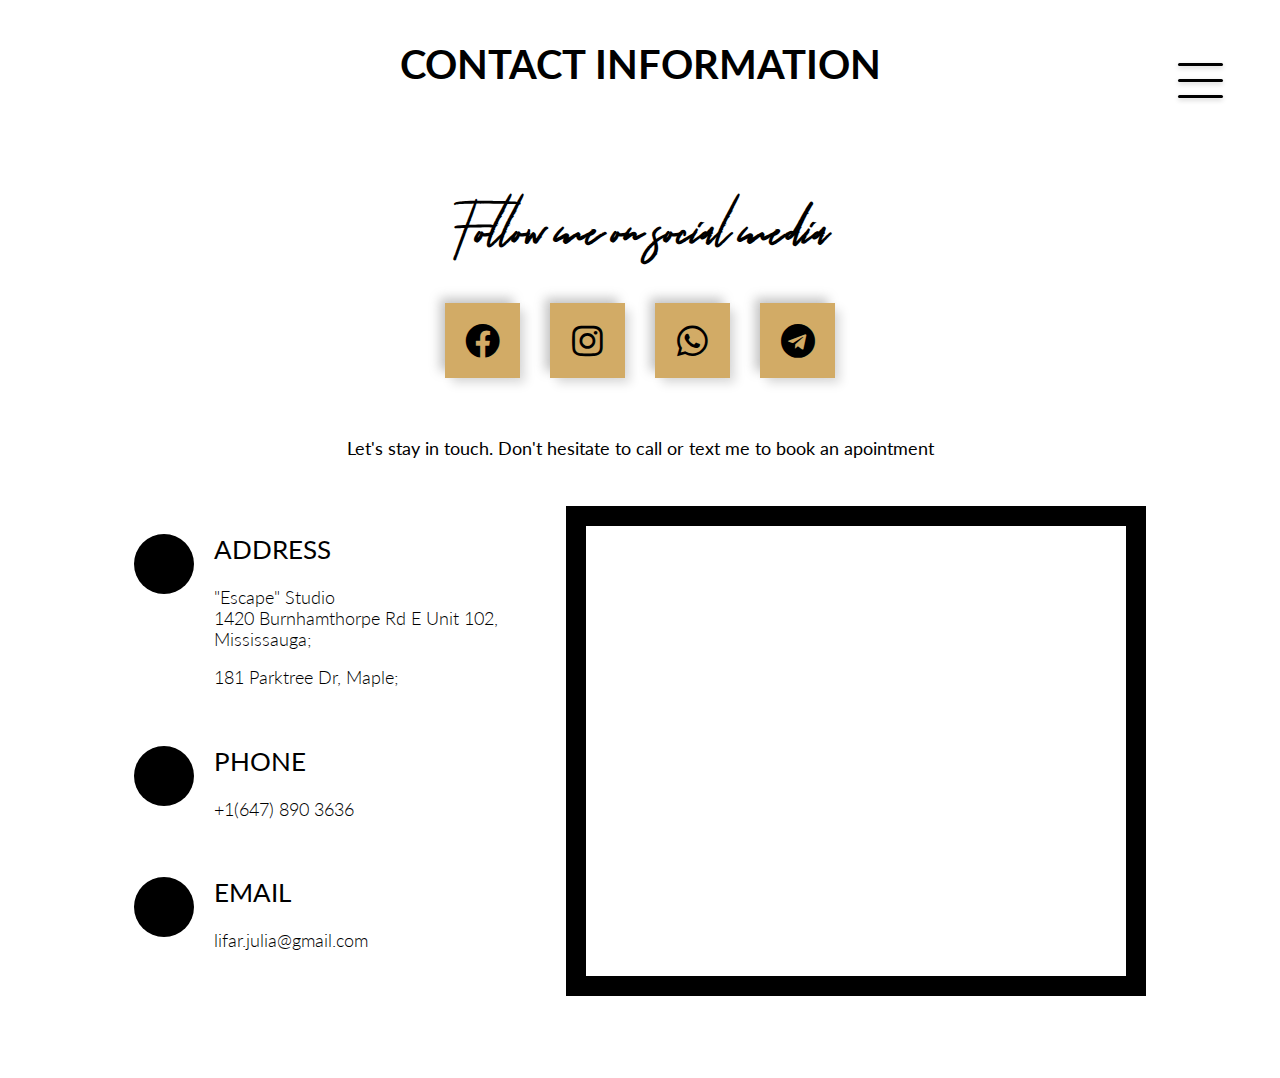
<file: contact_me.html>
<!DOCTYPE html>
<html lang="en">
<head>
    <meta charset="UTF-8">
    <meta http-equiv="X-UA-Compatible" content="IE=edge">
    <meta name="viewport" content="width=device-width, initial-scale=1.0">
    <link rel="preconnect" href="https://fonts.googleapis.com"> 
    <link rel="preconnect" href="https://fonts.gstatic.com" crossorigin> 
    <link rel="stylesheet" href="https://cdnjs.cloudflare.com/ajax/libs/font-awesome/6.2.0/css/all.min.css" integrity="sha512-xh6O/CkQoPOWDdYTDqeRdPCVd1SpvCA9XXcUnZS2FmJNp1coAFzvtCN9BmamE+4aHK8yyUHUSCcJHgXloTyT2A==" crossorigin="anonymous" referrerpolicy="no-referrer" />
    <link href="https://fonts.googleapis.com/css2?family=Lato:wght@300;400&display=swap" rel="stylesheet">
    <link rel="stylesheet" href="https://cdnjs.cloudflare.com/ajax/libs/font-awesome/5.13.0/css/all.min.css">
    <link rel="stylesheet" href="navigation.css">
    <link rel="stylesheet" href="contact_me.css">
    <title>Contact Me</title>
</head>
<body>
    <div id="menu-bar">
        <div class="navbar-links">
            <ul>
               <li><a href="index.html" class="text-decoration-none"><h2>HOME</h2></a></li>
               <hr>
               <li><a href="about.html" class="text-decoration-none"><h2>ABOUT ME</h2></a></li>
               <hr>
               <li><a href="services.html" class="text-decoration-none"><h2>SERVICES</h2></a></li>
               <hr>
               <li><a href="results.html" class="text-decoration-none"><h2>RESULTS</h2></a></li>
               <hr>
               <li><a href="contact_me.html" class="text-decoration-none"><h2 id="current-page-link">CONTACT<span> ME</span></h2></a></li>
            </ul>
         </div>
    </div>
    <h1>CONTACT INFORMATION</h1>
    <div class="responsive-h1">
        <h1>CONTACT</h1>
        <h1>INFORMATION</h1>
    </div>
    <div class="menu-btn">
        <div class="menu-btn_shape"></div>
    </div>
    <section class="contact">
        <div class="content">
            <h2>Follow me on social media</h2>
            <div class="social-media">
                <a href="https://www.facebook.com/profile.php?id=100008840988269"><i class="fab fa-facebook"></i></a>
                <a href="https://www.instagram.com/lyfar.julia/?hl=en"><i class="fab fa-instagram"></i></a>
                <a href="https://wa.me/+380660852005?text="><i class="fab fa-whatsapp"></i></a>
                <a href="https://telegram.me/jlyfar"><i class="fab fa-telegram"></i></a>
            </div>
            <p>Let's stay in touch. Don't hesitate to call or text me to book an apointment</p>
        </div>
        <div class="container">
            <div class="contactInfo">
                <div class="box">
                    <div class="icon"><i class="fa-solid fa-location-dot"></i></div>
                    <div class="text">
                        <h3>ADDRESS</h3>
                        <p style="padding-right: 20px;">"Escape" Studio<br>1420 Burnhamthorpe Rd E Unit 102, Mississauga;</p>
                        <p style="padding-right: 20px; margin-top:0;">181 Parktree Dr, Maple;</p>
                    </div>
                </div>
                <div class="box">
                    <div class="icon"><i class="fa-solid fa-phone"></i></div>
                    <div class="text">
                        <h3>PHONE</h3>
                        <p>+1(647) 890 3636</p>
                    </div>
                </div>
                <div class="box">
                    <div class="icon"><i class="fa-solid fa-envelope"></i></div>
                    <div class="text">
                        <h3>EMAIL</h3>
                        <p>lifar.julia@gmail.com</p>
                    </div>
                </div>
            </div>
            <div class="contactForm">
                <!-- <form  action="https://formsubmit.co/katia.shchepetova@gmail.com" method="POST">
                    <h2>Send Message</h2>
                    <div class="inputBox">
                        <input type="text" name="" required="required">
                        <span>Full Name</span>
                    </div>
                    <div class="inputBox">
                        <input type="email" required="required" id="email">
                        <span>Email</span>
                    </div>
                    <div class="inputBox">
                        <textarea type="text" name="" required="required"></textarea>
                        <span>Type Your Message...</span>
                    </div>
                    <div class="inputBox">
                        <button type="submit">SEND</button>
                    </div>
                </form> -->
                <iframe src="https://www.google.com/maps/embed?pb=!1m18!1m12!1m3!1d2888.22067783692!2d-79.60149009999999!3d43.622765699999995!2m3!1f0!2f0!3f0!3m2!1i1024!2i768!4f13.1!3m3!1m2!1s0x882b387f6edb8ff9%3A0xa27cbe01c1ded5d1!2s1420%20Burnhamthorpe%20Rd%20E%20Unit%20102%2C%20Mississauga%2C%20ON%20L4X%202Z9!5e0!3m2!1sen!2sca!4v1666379209158!5m2!1sen!2sca" width="700" height="450" style="border:0;" allowfullscreen="" loading="lazy" referrerpolicy="no-referrer-when-downgrade"></iframe>
            </div>
            <iframe id="secondmap" src="https://www.google.com/maps/embed?pb=!1m18!1m12!1m3!1d2877.839488174196!2d-79.5310722!3d43.838426!2m3!1f0!2f0!3f0!3m2!1i1024!2i768!4f13.1!3m3!1m2!1s0x882b2f33e1a76899%3A0x7d223e1c6539bd44!2s181%20Parktree%20Dr%2C%20Maple%2C%20ON%20L6A%205B1!5e0!3m2!1sen!2sca!4v1666380575546!5m2!1sen!2sca" width="600" height="450" style="border:0;" allowfullscreen="" loading="lazy" referrerpolicy="no-referrer-when-downgrade"></iframe>
        </div>
    </section>
    <script src="main.js"></script>
</body>
</html>
</file>
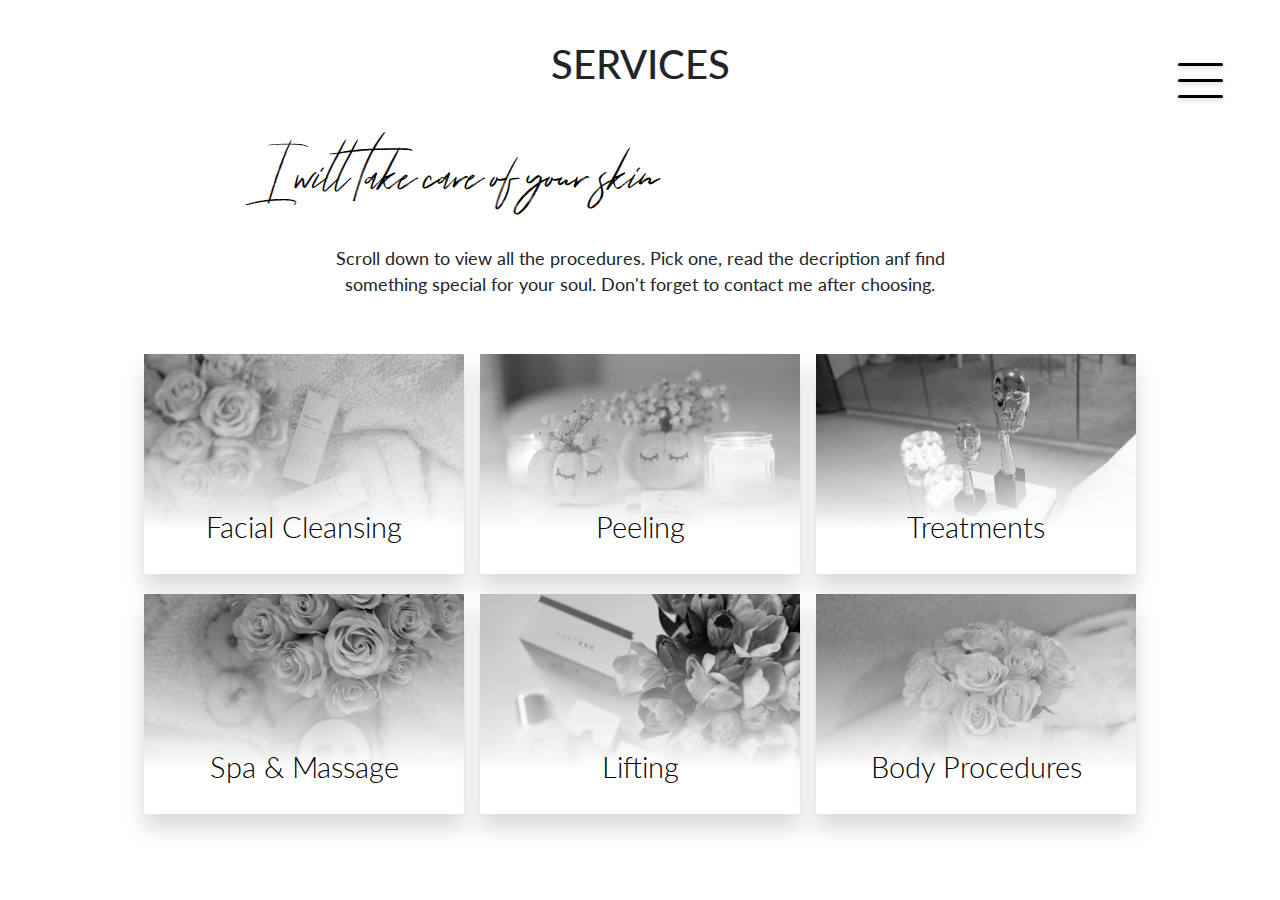
<file: services.html>
<!DOCTYPE html>
<html lang="en">
<head>
    <meta charset="UTF-8">
    <meta http-equiv="X-UA-Compatible" content="IE=edge">
    <meta name="viewport" content="width=device-width, initial-scale=1.0">
    <link rel="preconnect" href="https://fonts.googleapis.com"> 
    <link rel="preconnect" href="https://fonts.gstatic.com" crossorigin> 
    <link rel="stylesheet" href="https://cdn.jsdelivr.net/npm/bootstrap@4.3.1/dist/css/bootstrap.min.css" integrity="sha384-ggOyR0iXCbMQv3Xipma34MD+dH/1fQ784/j6cY/iJTQUOhcWr7x9JvoRxT2MZw1T" crossorigin="anonymous">
    <link href="https://fonts.googleapis.com/css2?family=Lato:wght@300;400&display=swap" rel="stylesheet">
    <link rel="stylesheet" href="navigation.css">
    <link rel="stylesheet" href="services.css">
    <title>Services</title>
</head>
<body>
    <div id="menu-bar">
        <div class="navbar-links">
            <ul>
               <li><a href="index.html" class="text-decoration-none"><h2>HOME</h2></a></li>
               <hr>
               <li><a href="about.html" class="text-decoration-none"><h2>ABOUT ME</h2></a></li>
               <hr>
               <li><a href="services.html" class="text-decoration-none"><h2 id="current-page-link">SERVICES</h2></a></li>
               <hr>
               <li><a href="results.html" class="text-decoration-none"><h2>RESULTS</h2></a></li>
               <hr>
               <li><a href="contact_me.html" class="text-decoration-none"><h2>CONTACT<span> ME</span></h2></a></li>
            </ul>
         </div>
    </div>
    <h1>SERVICES</h1>
    <div class="menu-btn">
        <div class="menu-btn_shape"></div>
    </div>
    <h3 style="margin-top: 60px">I will take care of your skin</h3>
    <p>Scroll down to view all the procedures. Pick one, read the decription anf find something special for your soul. Don't forget to contact me after choosing.</p>
    <div class="wrapper">
        <div class="content-box">
            <a href="Services/facial_cleansing.html">
                <div class="card first">
                    <h2>Facial Cleansing</h2>
                </div>
            </a>
            <a href="Services/peeling.html" title="Service">
                <div class="card second">
                    <h2>Peeling</h2>
                </div>
            </a>
            <a href="Services/treatments.html">
                <div class="card third">
                    <h2>Treatments</h2>
                </div>
            </a>
            <a href="Services/spa_and_massage.html">
                <div class="card forth">
                    <h2>Spa & Massage</h2>
                </div>
            </a>
            <a href="Services/lifting.html">
                <div class="card fifth">
                    <h2>Lifting</h2>
                </div>
            </a>
            <a href="Services/body.html">
                <div class="card sixth">
                    <h2>Body Procedures</h2>
                </div>
            </a>
        </div>
    </div>
    <script src="main.js"></script>
</body>
</html>
</file>
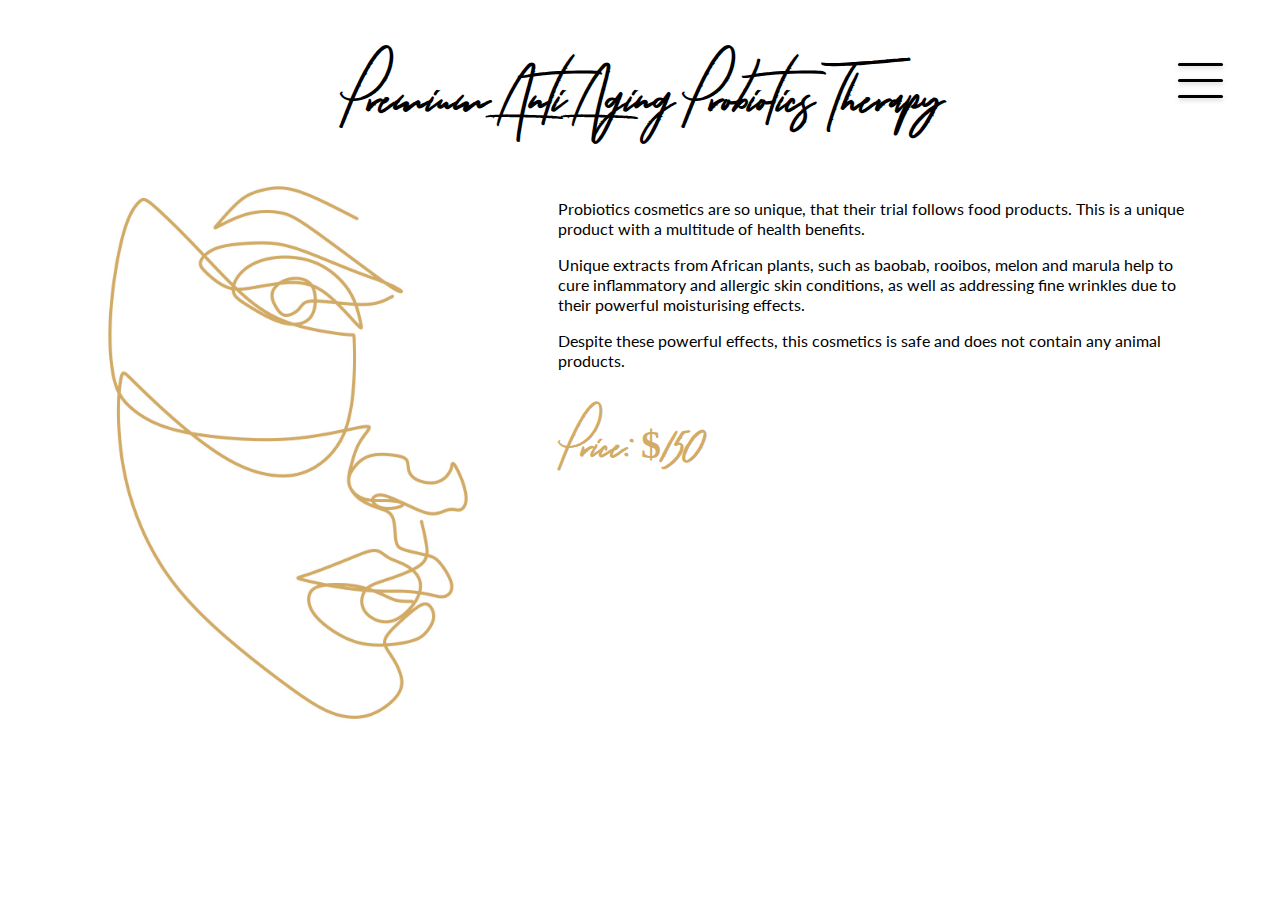
<file: Services/anti_aging.html>
<!DOCTYPE html>
<html lang="en">
<head>
    <meta charset="UTF-8">
    <meta http-equiv="X-UA-Compatible" content="IE=edge">
    <meta name="viewport" content="width=device-width, initial-scale=1.0">
    <link rel="preconnect" href="https://fonts.googleapis.com"> 
    <link rel="preconnect" href="https://fonts.gstatic.com" crossorigin> 
    <link href="https://fonts.googleapis.com/css2?family=Lato:wght@300;400&display=swap" rel="stylesheet">
    <link rel="stylesheet" href="../navigation.css">
    <link rel="stylesheet" href="services.css">
    <title>Services</title>
</head>
<body>
    <div id="menu-bar">
        <div class="navbar-links">
            <ul>
               <li><a href="../index.html" class="text-decoration-none"><h2>HOME</h2></a></li>
               <hr>
               <li><a href="../about.html" class="text-decoration-none"><h2>ABOUT ME</h2></a></li>
               <hr>
               <li><a href="../services.html" class="text-decoration-none"><h2 id="current-page-link">SERVICES</h2></a></li>
               <hr>
               <li><a href="../results.html" class="text-decoration-none"><h2>RESULTS</h2></a></li>
               <hr>
               <li><a href="../contact_me.html" class="text-decoration-none"><h2>CONTACT<span> ME</span></h2></a></li>
            </ul>
         </div>
    </div>
    <h1 class="h1-padding">Premium Anti Aging Probiotics Therapy</h1>
    <div class="menu-btn">
        <div class="menu-btn_shape"></div>
    </div>
    <script src="../main.js"></script>
    <div id="container">
        <img src="services_images/anti-aging.jpg">
        <div class="text">
            <h2 class="price-phone">Price: $150</h2>
            <p>Probiotics cosmetics are so unique, that their trial follows food products. This is
                a unique product with a multitude of health benefits.</p>
            <p>Unique extracts from African plants, such as baobab, rooibos, melon and marula
                help to cure inflammatory and allergic skin conditions, as well as addressing fine
                wrinkles due to their powerful moisturising effects.</p>
            <p>Despite these powerful effects, this cosmetics is safe and does not contain any
                animal products.</p>
            <h2 class="price-laptop">Price: $150</h2>
        </div>
    </div>
</body>
</html>
</file>
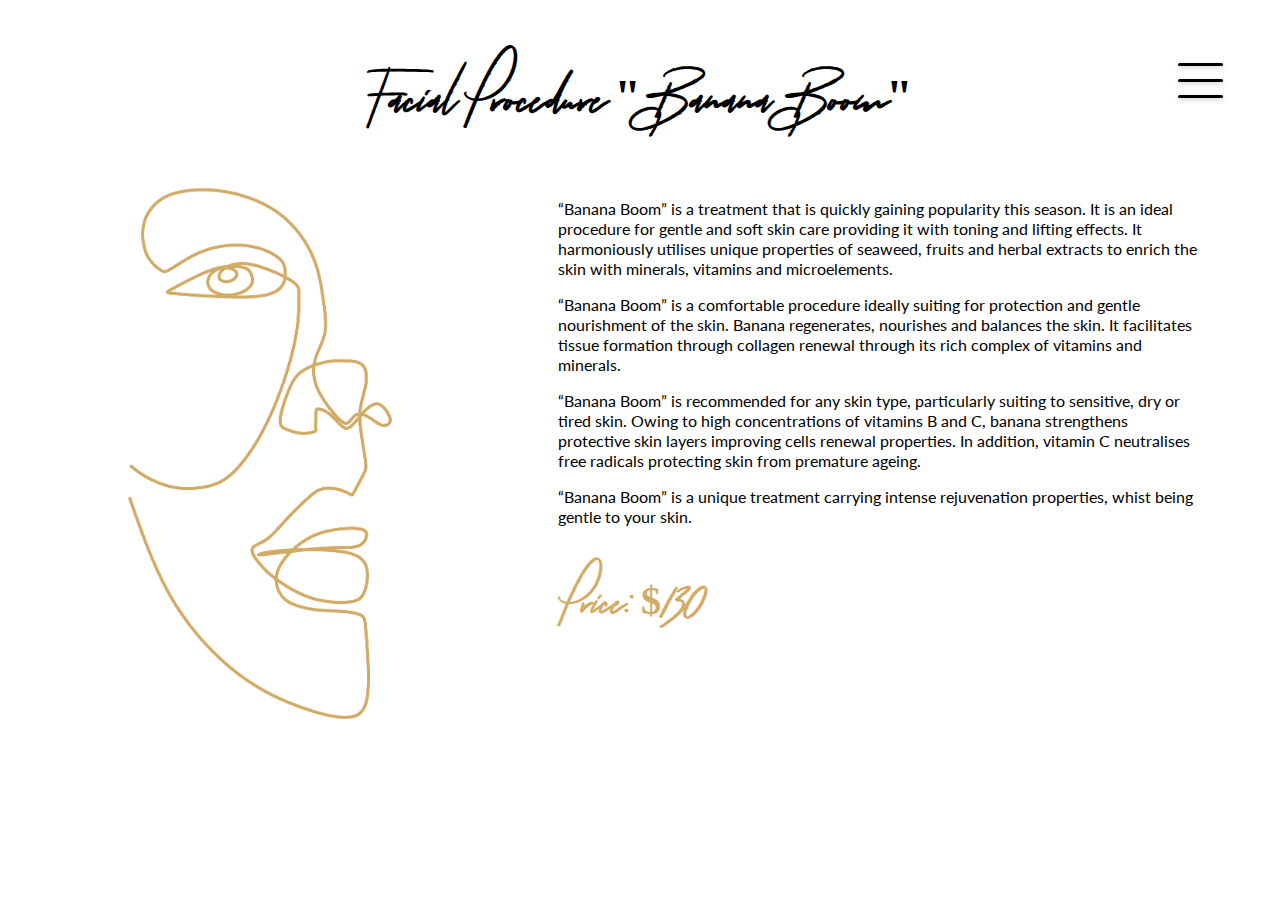
<file: Services/banana_boom.html>
<!DOCTYPE html>
<html lang="en">
<head>
    <meta charset="UTF-8">
    <meta http-equiv="X-UA-Compatible" content="IE=edge">
    <meta name="viewport" content="width=device-width, initial-scale=1.0">
    <link rel="preconnect" href="https://fonts.googleapis.com"> 
    <link rel="preconnect" href="https://fonts.gstatic.com" crossorigin> 
    <link href="https://fonts.googleapis.com/css2?family=Lato:wght@300;400&display=swap" rel="stylesheet">
    <link rel="stylesheet" href="../navigation.css">
    <link rel="stylesheet" href="services.css">
    <title>Services</title>
</head>
<body>
    <div id="menu-bar">
        <div class="navbar-links">
            <ul>
               <li><a href="../index.html" class="text-decoration-none"><h2>HOME</h2></a></li>
               <hr>
               <li><a href="../about.html" class="text-decoration-none"><h2>ABOUT ME</h2></a></li>
               <hr>
               <li><a href="../services.html" class="text-decoration-none"><h2 id="current-page-link">SERVICES</h2></a></li>
               <hr>
               <li><a href="../results.html" class="text-decoration-none"><h2>RESULTS</h2></a></li>
               <hr>
               <li><a href="../contact_me.html" class="text-decoration-none"><h2>CONTACT<span> ME</span></h2></a></li>
            </ul>
         </div>
    </div>
    <h1 class="h1-padding">Facial Procedure "Banana Boom"</h1>
    <div class="menu-btn">
        <div class="menu-btn_shape"></div>
    </div>
    <script src="../main.js"></script>
    <div id="container">
        <img src="services_images/banana_boom.jpg">
        <div class="text">
            <h2 class="price-phone">Price: $130</h2>
            <p>“Banana Boom” is a treatment that is quickly gaining popularity this season. It
                is an ideal procedure for gentle and soft skin care providing it with toning and
                lifting effects. It harmoniously utilises unique properties of seaweed, fruits and
                herbal extracts to enrich the skin with minerals, vitamins and microelements.</p>
            <p>“Banana Boom” is a comfortable procedure ideally suiting for protection and
                gentle nourishment of the skin. Banana regenerates, nourishes and balances the
                skin. It facilitates tissue formation through collagen renewal through its rich
                complex of vitamins and minerals.</p>
            <p>“Banana Boom” is recommended for any skin type, particularly suiting to
                sensitive, dry or tired skin. Owing to high concentrations of vitamins B and C,
                banana strengthens protective skin layers improving cells renewal properties.
                In addition, vitamin C neutralises free radicals protecting skin from premature
                ageing.</p>
            <p>“Banana Boom” is a unique treatment carrying intense rejuvenation properties,
                whist being gentle to your skin.</p>
            <h2 class="price-laptop">Price: $130</h2>
        </div>
    </div>
</body>
</html>
</file>
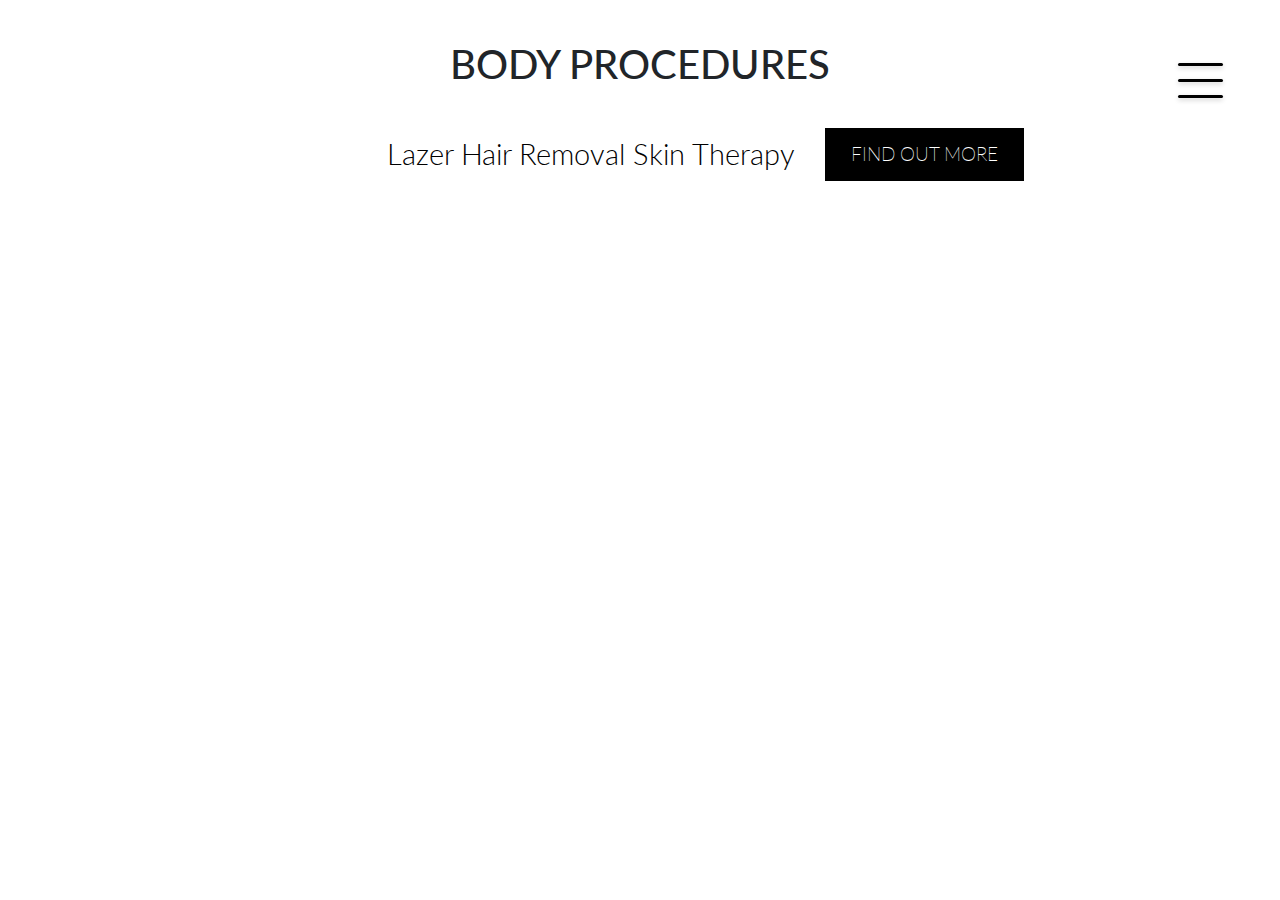
<file: Services/body.html>
<!DOCTYPE html>
<html lang="en">
<head>
    <meta charset="UTF-8">
    <meta http-equiv="X-UA-Compatible" content="IE=edge">
    <meta name="viewport" content="width=device-width, initial-scale=1.0">
    <link rel="preconnect" href="https://fonts.googleapis.com"> 
    <link rel="preconnect" href="https://fonts.gstatic.com" crossorigin> 
    <link rel="stylesheet" href="https://cdn.jsdelivr.net/npm/bootstrap@4.3.1/dist/css/bootstrap.min.css" integrity="sha384-ggOyR0iXCbMQv3Xipma34MD+dH/1fQ784/j6cY/iJTQUOhcWr7x9JvoRxT2MZw1T" crossorigin="anonymous">
    <link href="https://fonts.googleapis.com/css2?family=Lato:wght@300;400&display=swap" rel="stylesheet">
    <link rel="stylesheet" href="../navigation.css">
    <link rel="stylesheet" href="../services.css">
    <title>Services</title>
</head>
<body>
    <div id="menu-bar">
        <div class="navbar-links">
            <ul>
               <li><a href="../index.html" class="text-decoration-none"><h2>HOME</h2></a></li>
               <hr>
               <li><a href="../about.html" class="text-decoration-none"><h2>ABOUT ME</h2></a></li>
               <hr>
               <li><a href="../services.html" class="text-decoration-none"><h2 id="current-page-link">SERVICES</h2></a></li>
               <hr>
               <li><a href="../results.html" class="text-decoration-none"><h2>RESULTS</h2></a></li>
               <hr>
               <li><a href="../contact_me.html" class="text-decoration-none"><h2>CONTACT<span> ME</span></h2></a></li>
            </ul>
         </div>
    </div>
    <h1>BODY PROCEDURES</h1>
    <div class="menu-btn">
        <div class="menu-btn_shape"></div>
    </div>
    <div class="list" style="margin-top: 40px;">
        <div class="service-row">
            <h2>Lazer Hair Removal Skin Therapy</h2>
            <a href="lazer_hair_removal.html"><button class="myButton">FIND OUT MORE</button></a>
        </div>
    </div>
    <script src="../main.js"></script>
</body>
</html>
</file>
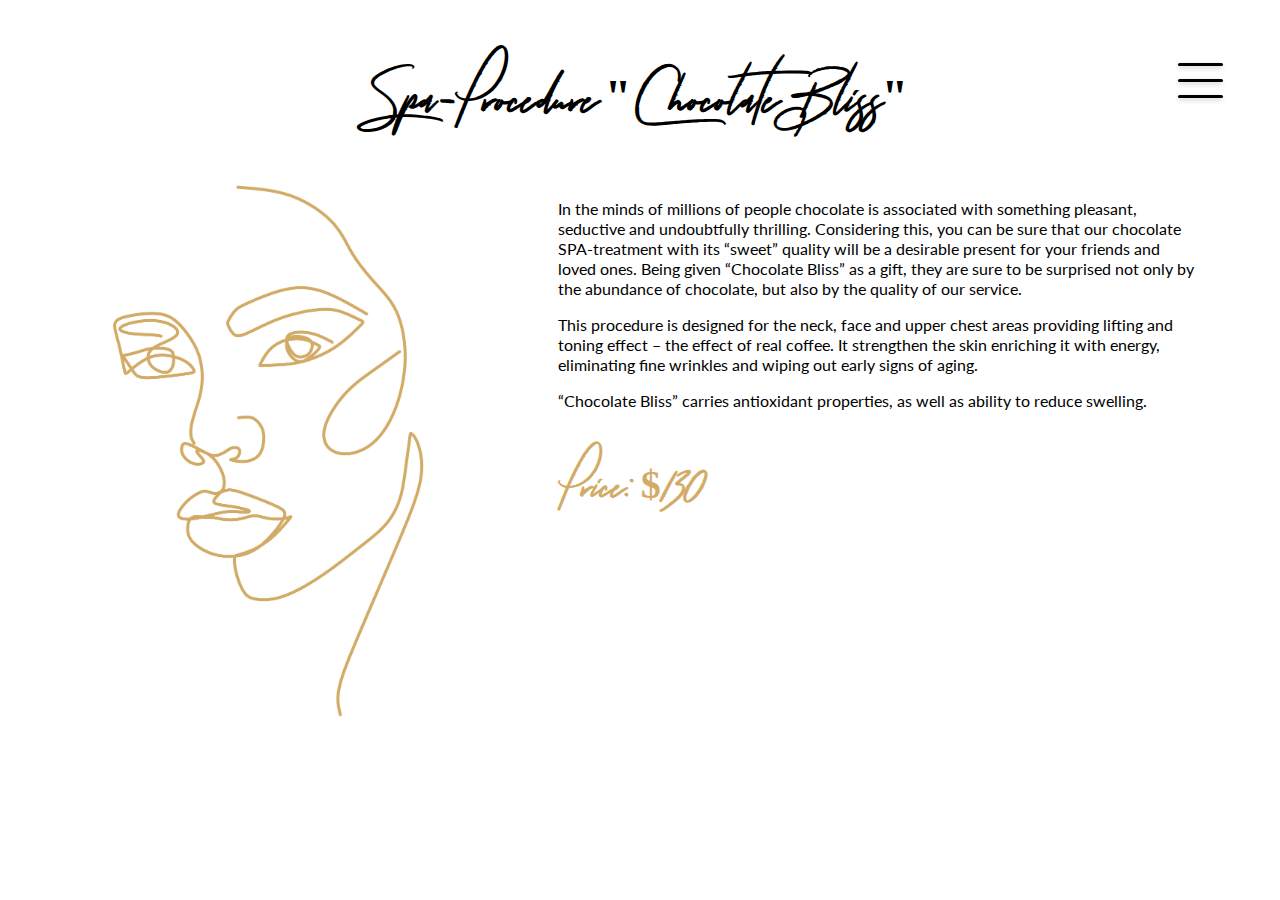
<file: Services/chocolate_bliss.html>
<!DOCTYPE html>
<html lang="en">
<head>
    <meta charset="UTF-8">
    <meta http-equiv="X-UA-Compatible" content="IE=edge">
    <meta name="viewport" content="width=device-width, initial-scale=1.0">
    <link rel="preconnect" href="https://fonts.googleapis.com"> 
    <link rel="preconnect" href="https://fonts.gstatic.com" crossorigin> 
    <link href="https://fonts.googleapis.com/css2?family=Lato:wght@300;400&display=swap" rel="stylesheet">
    <link rel="stylesheet" href="../navigation.css">
    <link rel="stylesheet" href="services.css">
    <title>Services</title>
</head>
<body>
    <div id="menu-bar">
        <div class="navbar-links">
            <ul>
               <li><a href="../index.html" class="text-decoration-none"><h2>HOME</h2></a></li>
               <hr>
               <li><a href="../about.html" class="text-decoration-none"><h2>ABOUT ME</h2></a></li>
               <hr>
               <li><a href="../services.html" class="text-decoration-none"><h2 id="current-page-link">SERVICES</h2></a></li>
               <hr>
               <li><a href="../results.html" class="text-decoration-none"><h2>RESULTS</h2></a></li>
               <hr>
               <li><a href="../contact_me.html" class="text-decoration-none"><h2>CONTACT<span> ME</span></h2></a></li>
            </ul>
         </div>
    </div>
    <h1 class="h1-padding">Spa-Procedure "Chocolate Bliss"</h1>
    <div class="menu-btn">
        <div class="menu-btn_shape"></div>
    </div>
    <script src="../main.js"></script>
    <div id="container">
        <img src="services_images/chocolate_bliss.jpg">
        <div class="text">
            <h2 class="price-phone">Price: $130</h2>
            <p>In the minds of millions of people chocolate is associated with something
                pleasant, seductive and undoubtfully thrilling. Considering this, you can be sure
                that our chocolate SPA-treatment with its “sweet” quality will be a desirable
                present for your friends and loved ones. Being given “Chocolate Bliss” as a gift,
                they are sure to be surprised not only by the abundance of chocolate, but also
                by the quality of our service.</p>
            <p>This procedure is designed for the neck, face and upper chest areas providing
                lifting and toning effect – the effect of real coffee. It strengthen the skin
                enriching it with energy, eliminating fine wrinkles and wiping out early signs
                of aging.</p>
            <p>“Chocolate Bliss” carries antioxidant properties, as well as ability to reduce
                swelling.</p>
            <h2 class="price-laptop">Price: $130</h2>
        </div>
    </div>
</body>
</html>
</file>
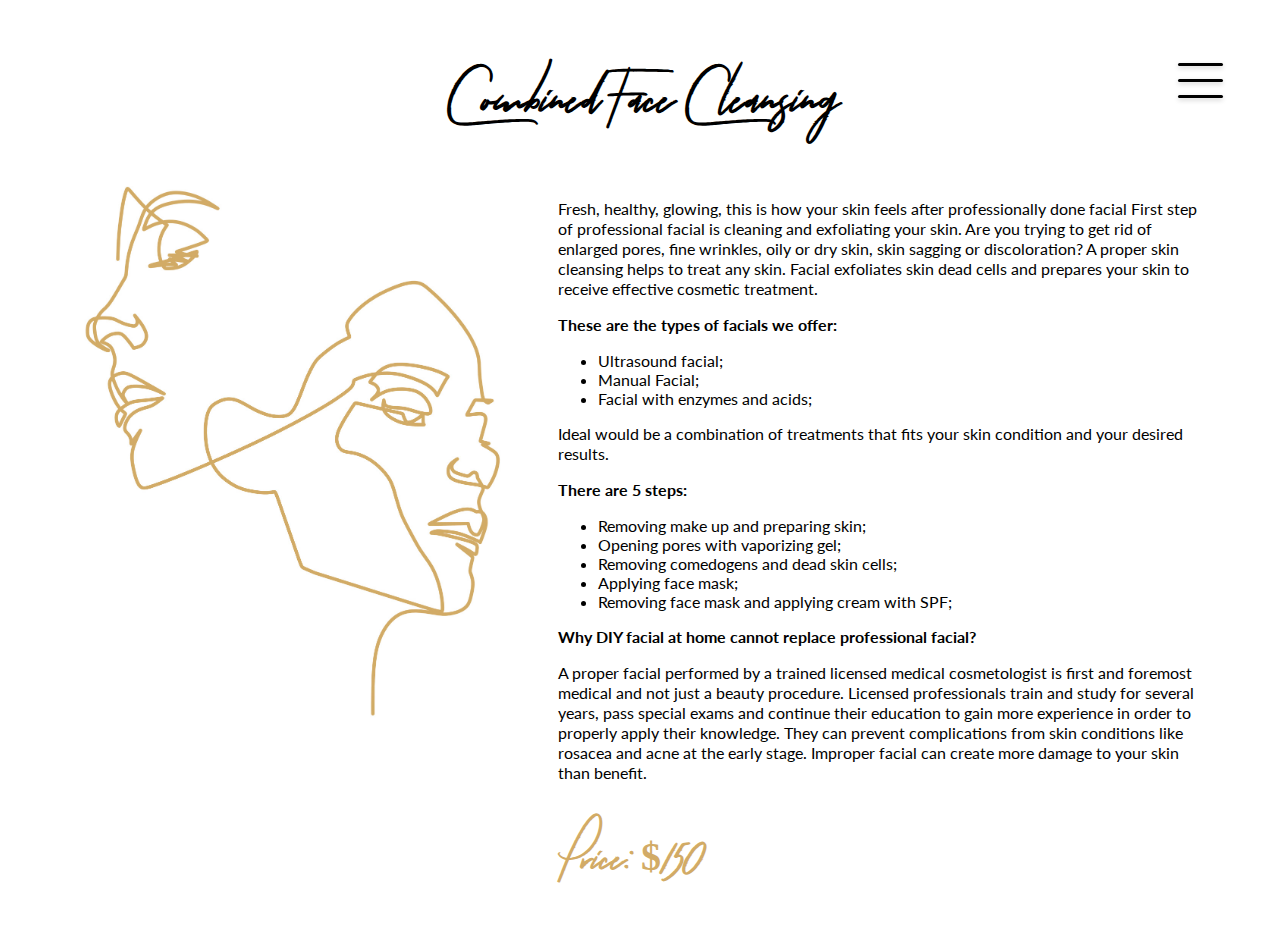
<file: Services/combined_face_cleansing.html>
<!DOCTYPE html>
<html lang="en">
<head>
    <meta charset="UTF-8">
    <meta http-equiv="X-UA-Compatible" content="IE=edge">
    <meta name="viewport" content="width=device-width, initial-scale=1.0">
    <link rel="preconnect" href="https://fonts.googleapis.com"> 
    <link rel="preconnect" href="https://fonts.gstatic.com" crossorigin> 
    <link href="https://fonts.googleapis.com/css2?family=Lato:wght@300;400&display=swap" rel="stylesheet">
    <link rel="stylesheet" href="../navigation.css">
    <link rel="stylesheet" href="services.css">
    <title>Services</title>
</head>
    <div id="menu-bar">
        <div class="navbar-links">
            <ul>
               <li><a href="../index.html" class="text-decoration-none"><h2>HOME</h2></a></li>
               <hr>
               <li><a href="../about.html" class="text-decoration-none"><h2>ABOUT ME</h2></a></li>
               <hr>
               <li><a href="../services.html" class="text-decoration-none"><h2 id="current-page-link">SERVICES</h2></a></li>
               <hr>
               <li><a href="../results.html" class="text-decoration-none"><h2>RESULTS</h2></a></li>
               <hr>
               <li><a href="../contact_me.html" class="text-decoration-none"><h2>CONTACT<span> ME</span></h2></a></li>
            </ul>
         </div>
    </div>
    <h1 class="h1-padding">Combined Face Cleansing</h1>
    <div class="menu-btn">
        <div class="menu-btn_shape"></div>
    </div>
    <script src="../main.js"></script>
    <div id="container">
        <img src="services_images/combined_face_cleansing.jpg">
        <div class="text">
            <h2 class="price-phone">Price: $150</h2>
            <p>Fresh, healthy, glowing, this is how your skin feels after professionally done facial
                First step of professional facial is cleaning and exfoliating your skin.
                Are you trying to get rid of enlarged pores, fine wrinkles, oily or dry skin, skin
                sagging or discoloration? A proper skin cleansing helps to treat any skin.
                Facial exfoliates skin dead cells and prepares your skin to receive effective
                cosmetic treatment.</p>
            <p><b>These are the types of facials we offer:</b></p>
                <ul class="list">
                    <li>
                        Ultrasound facial;
                    </li>
                    <li>
                        Manual Facial;
                    </li>
                    <li>
                        Facial with enzymes and acids;
                    </li>
                </ul>
            <p>Ideal would be a combination of treatments that fits your skin condition and your
                desired results.</p>
                <p><b>There are 5 steps:</b></p>
                <ul class="list">
                    <li>
                        Removing make up and preparing skin;
                    </li>
                    <li>
                        Opening pores with vaporizing gel;
                    </li>
                    <li>
                        Removing comedogens and dead skin cells;
                    </li>
                    <li>
                        Applying face mask;
                    </li>
                    <li>
                        Removing face mask and applying cream with SPF;
                    </li>
                </ul>
                <p><b>Why DIY facial at home cannot replace professional facial?</b></p>
                <p>A proper facial performed by a trained licensed medical cosmetologist is first and
                    foremost medical and not just a beauty procedure. Licensed professionals train and
                    study for several years, pass special exams and continue their education to gain more
                    experience in order to properly apply their knowledge. They can prevent complications
                    from skin conditions like rosacea and acne at the early stage.
                    Improper facial can create more damage to your skin than benefit.</p>
            <h2 class="price-laptop">Price: $150</h2>
        </div>
    </div>
</body>
</html>
</file>
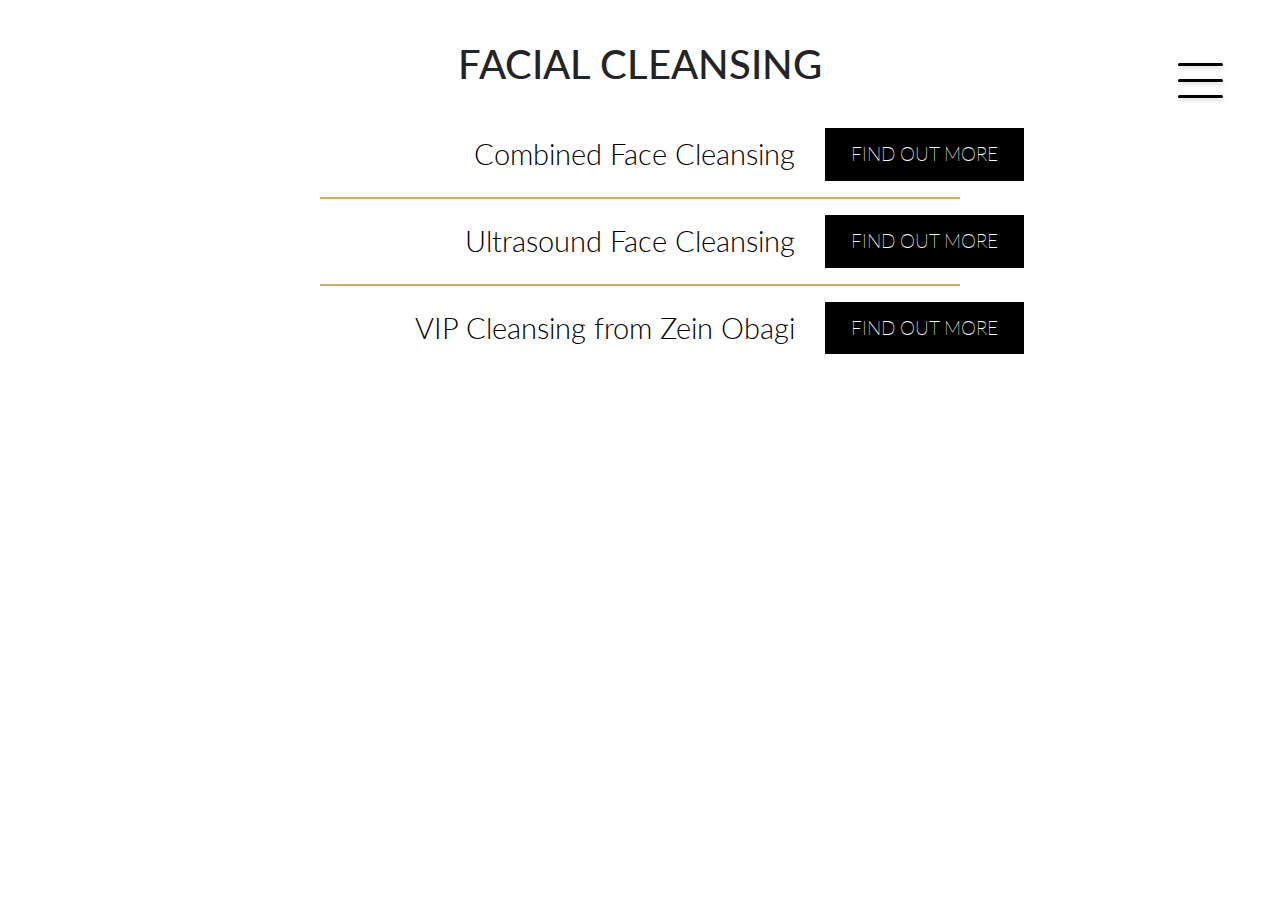
<file: Services/facial_cleansing.html>
<!DOCTYPE html>
<html lang="en">
<head>
    <meta charset="UTF-8">
    <meta http-equiv="X-UA-Compatible" content="IE=edge">
    <meta name="viewport" content="width=device-width, initial-scale=1.0">
    <link rel="preconnect" href="https://fonts.googleapis.com"> 
    <link rel="preconnect" href="https://fonts.gstatic.com" crossorigin> 
    <link rel="stylesheet" href="https://cdn.jsdelivr.net/npm/bootstrap@4.3.1/dist/css/bootstrap.min.css" integrity="sha384-ggOyR0iXCbMQv3Xipma34MD+dH/1fQ784/j6cY/iJTQUOhcWr7x9JvoRxT2MZw1T" crossorigin="anonymous">
    <link href="https://fonts.googleapis.com/css2?family=Lato:wght@300;400&display=swap" rel="stylesheet">
    <link rel="stylesheet" href="../navigation.css">
    <link rel="stylesheet" href="../services.css">
    <title>Services</title>
</head>
<body>
    <div id="menu-bar">
        <div class="navbar-links">
            <ul>
               <li><a href="../index.html" class="text-decoration-none"><h2>HOME</h2></a></li>
               <hr>
               <li><a href="../about.html" class="text-decoration-none"><h2>ABOUT ME</h2></a></li>
               <hr>
               <li><a href="../services.html" class="text-decoration-none"><h2 id="current-page-link">SERVICES</h2></a></li>
               <hr>
               <li><a href="../results.html" class="text-decoration-none"><h2>RESULTS</h2></a></li>
               <hr>
               <li><a href="../contact_me.html" class="text-decoration-none"><h2>CONTACT<span> ME</span></h2></a></li>
            </ul>
         </div>
    </div>
    <h1>FACIAL CLEANSING</h1>
    <div class="menu-btn">
        <div class="menu-btn_shape"></div>
    </div>
    <div class="list" style="margin-top: 40px;">
        <div class="service-row">
            <h2>Combined Face Cleansing</h2>
            <a href="combined_face_cleansing.html"><button class="myButton">FIND OUT MORE</button></a>
        </div>
    </div>
    <hr class="list-hr">
    <div class="list">
        <div class="service-row">
            <h2>Ultrasound Face Cleansing</h2>
            <a href="ultrasound_face_cleansing.html"><button class="myButton">FIND OUT MORE</button></a>
        </div>
    </div>
    <hr class="list-hr">
    <div class="list">
        <div class="service-row" style="margin-bottom: 50px">
            <h2>VIP Cleansing from Zein Obagi</h2>
            <a href="vip_cleansing.html"><button class="myButton">FIND OUT MORE</button></a>
        </div>
    </div>
    <script src="../main.js"></script>
</body>
</html>
</file>
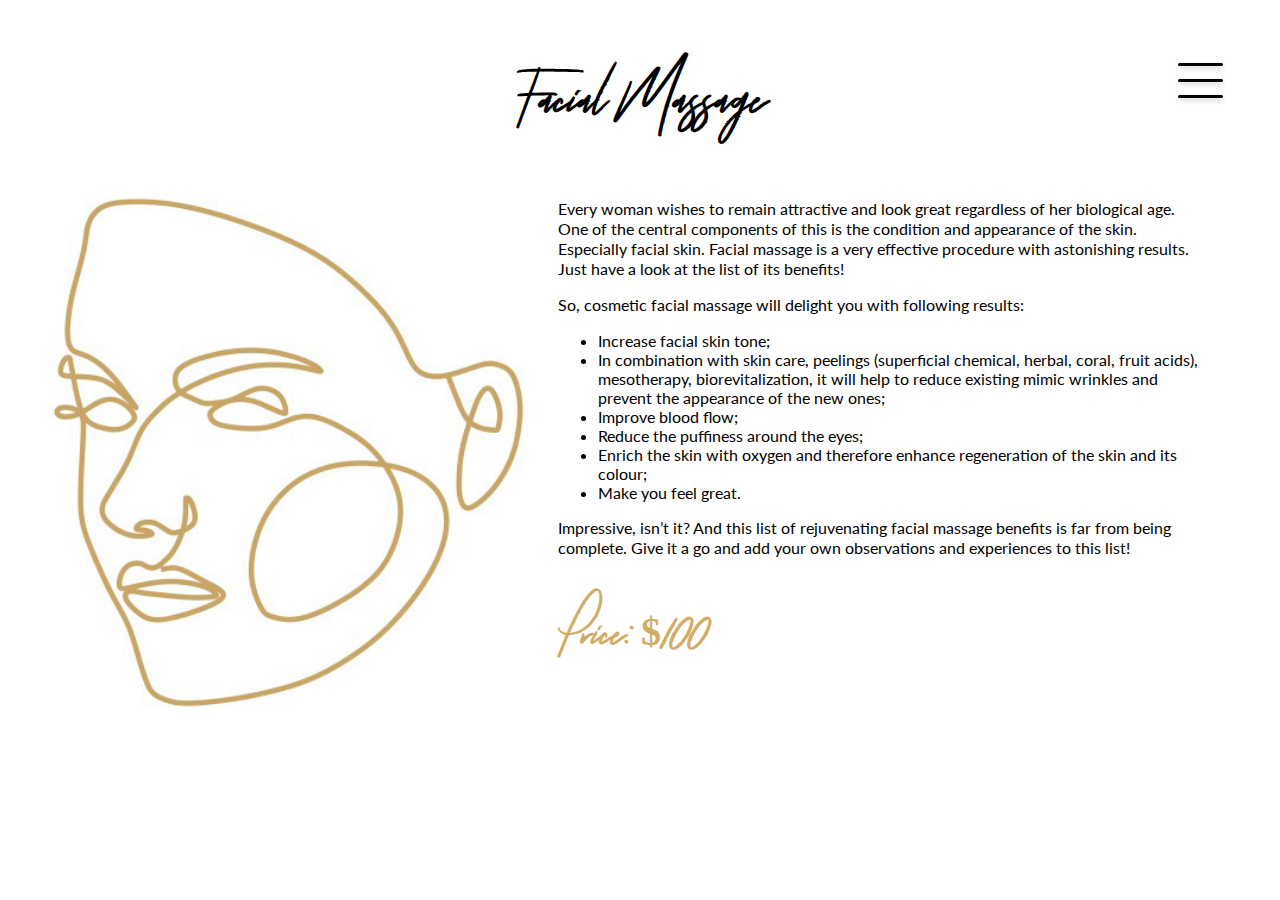
<file: Services/facial_massage.html>
<!DOCTYPE html>
<html lang="en">
<head>
    <meta charset="UTF-8">
    <meta http-equiv="X-UA-Compatible" content="IE=edge">
    <meta name="viewport" content="width=device-width, initial-scale=1.0">
    <link rel="preconnect" href="https://fonts.googleapis.com"> 
    <link rel="preconnect" href="https://fonts.gstatic.com" crossorigin> 
    <link href="https://fonts.googleapis.com/css2?family=Lato:wght@300;400&display=swap" rel="stylesheet">
    <link rel="stylesheet" href="../navigation.css">
    <link rel="stylesheet" href="services.css">
    <title>Services</title>
</head>
<body>
    <div id="menu-bar">
        <div class="navbar-links">
            <ul>
               <li><a href="../index.html" class="text-decoration-none"><h2>HOME</h2></a></li>
               <hr>
               <li><a href="../about.html" class="text-decoration-none"><h2>ABOUT ME</h2></a></li>
               <hr>
               <li><a href="../services.html" class="text-decoration-none"><h2 id="current-page-link">SERVICES</h2></a></li>
               <hr>
               <li><a href="../results.html" class="text-decoration-none"><h2>RESULTS</h2></a></li>
               <hr>
               <li><a href="../contact_me.html" class="text-decoration-none"><h2>CONTACT<span> ME</span></h2></a></li>
            </ul>
         </div>
    </div>
    <h1>Facial Massage</h1>
    <div class="menu-btn">
        <div class="menu-btn_shape"></div>
    </div>
    <script src="../main.js"></script>
    <div id="container">
        <img src="services_images/facial_massage.jpg" alt="">
        <div class="text">
            <h2 class="price-phone">Price: $100</h2>
            <p>Every woman wishes to remain attractive and look great regardless of her biological age. One of the central components of this is the condition and appearance of the skin. Especially facial skin.
                Facial massage is a very effective procedure with astonishing results. Just have a look at the list of its benefits!</p>
            <p>So, cosmetic facial massage will delight you with following results:</p>
                <ul class="list">
                    <li>
                        Increase facial skin tone;
                    </li>
                    <li>
                        In combination with skin care, peelings (superficial chemical, herbal, coral, fruit acids), mesotherapy, biorevitalization, it will help to reduce existing mimic wrinkles and prevent the appearance of the new ones;
                    </li>
                    <li>
                        Improve blood flow;
                    </li>
                    <li>
                        Reduce the puffiness around the eyes;
                    </li>
                    <li>
                        Enrich the skin with oxygen and therefore enhance regeneration of the skin and its colour;
                    </li>
                    <li>
                        Make you feel great.
                    </li>
                </ul>
            <p>Impressive, isn’t it? And this list of rejuvenating facial massage
                benefits is far from being complete. Give it a go and add your own
                observations and experiences to this list!</p>
            <h2 class="price-laptop">Price: $100</h2>
        </div>
    </div>
</body>
</html>
</file>
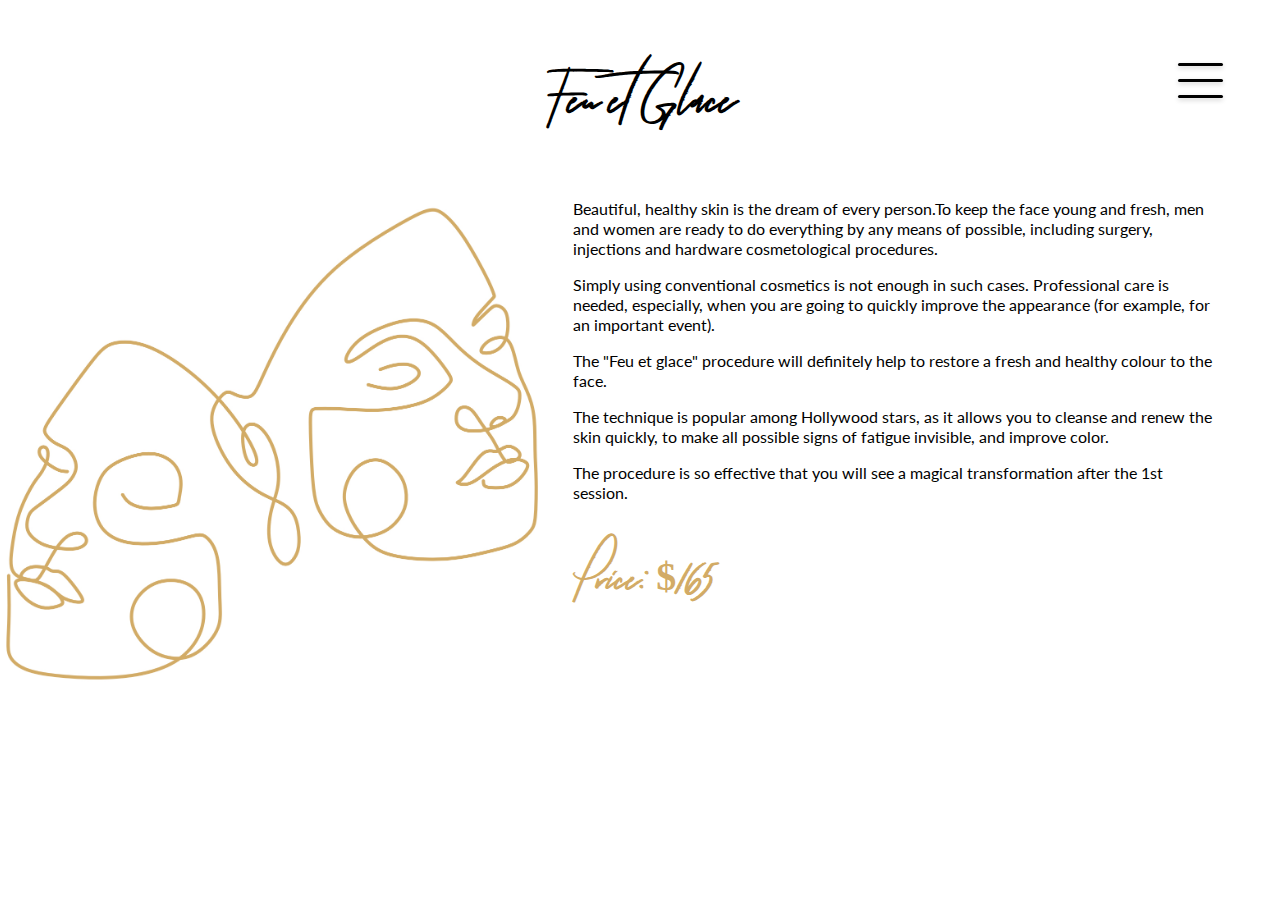
<file: Services/feu_et_glace.html>
<!DOCTYPE html>
<html lang="en">
<head>
    <meta charset="UTF-8">
    <meta http-equiv="X-UA-Compatible" content="IE=edge">
    <meta name="viewport" content="width=device-width, initial-scale=1.0">
    <link rel="preconnect" href="https://fonts.googleapis.com"> 
    <link rel="preconnect" href="https://fonts.gstatic.com" crossorigin> 
    <link href="https://fonts.googleapis.com/css2?family=Lato:wght@300;400&display=swap" rel="stylesheet">
    <link rel="stylesheet" href="../navigation.css">
    <link rel="stylesheet" href="services.css">
    <title>Services</title>
</head>
<body>
    <div id="menu-bar">
        <div class="navbar-links">
            <ul>
               <li><a href="../index.html" class="text-decoration-none"><h2>HOME</h2></a></li>
               <hr>
               <li><a href="../about.html" class="text-decoration-none"><h2>ABOUT ME</h2></a></li>
               <hr>
               <li><a href="../services.html" class="text-decoration-none"><h2 id="current-page-link">SERVICES</h2></a></li>
               <hr>
               <li><a href="../results.html" class="text-decoration-none"><h2>RESULTS</h2></a></li>
               <hr>
               <li><a href="../contact_me.html" class="text-decoration-none"><h2>CONTACT<span> ME</span></h2></a></li>
            </ul>
         </div>
    </div>
    <h1>Feu et Glace</h1>
    <div class="menu-btn">
        <div class="menu-btn_shape"></div>
    </div>
    <script src="../main.js"></script>
    <div id="container">
        <img src="services_images/feu_et_glace.jpg">
        <div class="text p-padding">
            <h2 class="price-phone">Price: $165</h2>
                <p>Beautiful, healthy skin is the dream of every person.To keep the face young and
                    fresh, men and women are ready to do everything by any means of possible,
                    including surgery, injections and hardware cosmetological procedures.</p>
                <p>Simply using conventional cosmetics is not enough in such cases. Professional
                    care is needed, especially, when you are going to quickly improve the appearance
                    (for example, for an important event).</p>
                <p>The "Feu et glace" procedure will definitely help to restore a fresh and healthy
                    colour to the face.</p>
                <p>The technique is popular among Hollywood stars, as it allows you to cleanse and
                    renew the skin quickly, to make all possible signs of fatigue invisible, and
                    improve color.</p>
                <p>The procedure is so effective that you will see a magical transformation after
                    the 1st session.</p>
            <h2 class="price-laptop">Price: $165</h2>
        </div>
    </div>
</body>
</html>
</file>
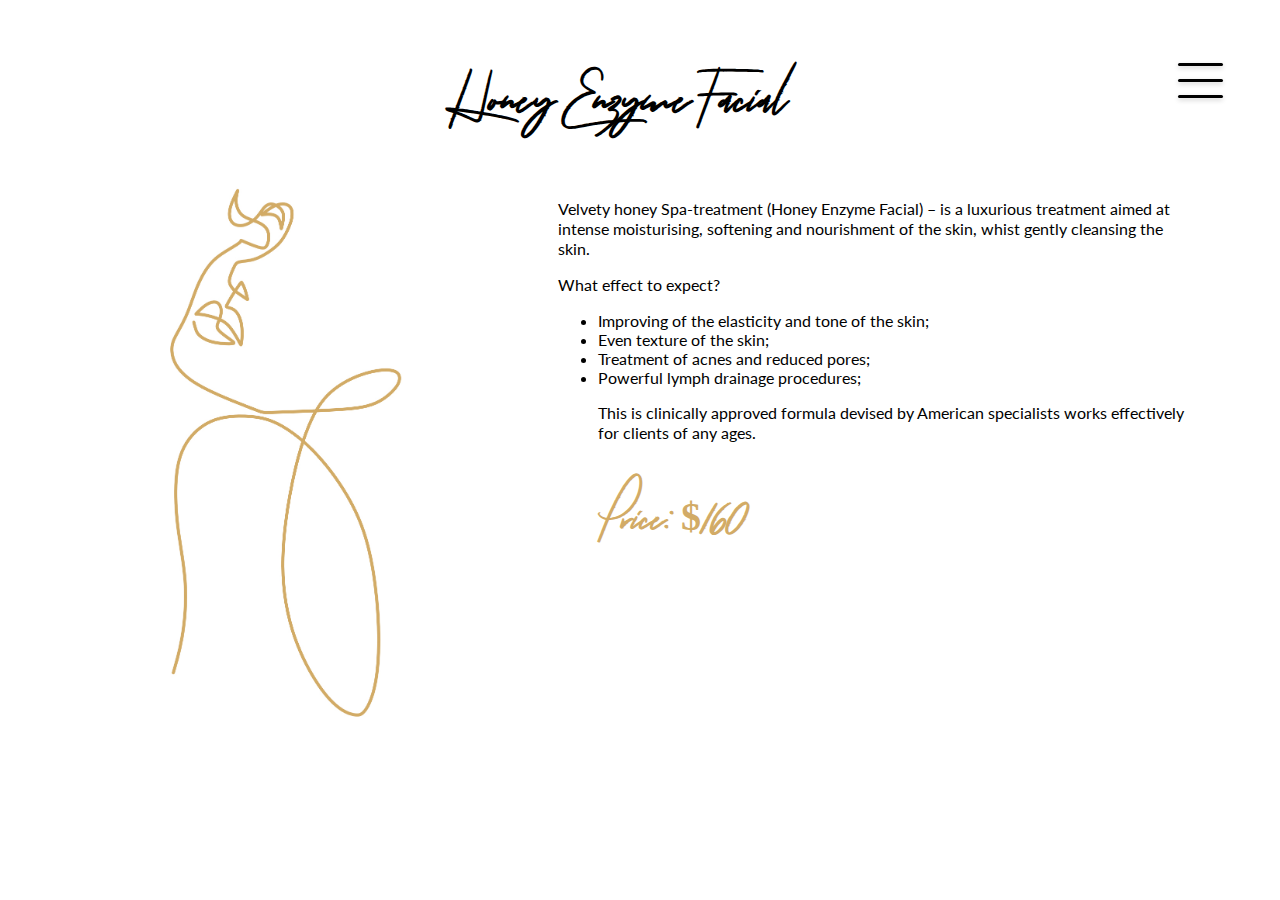
<file: Services/honey_enzyme_facial.html>
<!DOCTYPE html>
<html lang="en">
<head>
    <meta charset="UTF-8">
    <meta http-equiv="X-UA-Compatible" content="IE=edge">
    <meta name="viewport" content="width=device-width, initial-scale=1.0">
    <link rel="preconnect" href="https://fonts.googleapis.com"> 
    <link rel="preconnect" href="https://fonts.gstatic.com" crossorigin> 
    <link href="https://fonts.googleapis.com/css2?family=Lato:wght@300;400&display=swap" rel="stylesheet">
    <link rel="stylesheet" href="../navigation.css">
    <link rel="stylesheet" href="services.css">
    <title>Services</title>
</head>
<body>
    <div id="menu-bar">
        <div class="navbar-links">
            <ul>
               <li><a href="../index.html" class="text-decoration-none"><h2>HOME</h2></a></li>
               <hr>
               <li><a href="../about.html" class="text-decoration-none"><h2>ABOUT ME</h2></a></li>
               <hr>
               <li><a href="../services.html" class="text-decoration-none"><h2 id="current-page-link">SERVICES</h2></a></li>
               <hr>
               <li><a href="../results.html" class="text-decoration-none"><h2>RESULTS</h2></a></li>
               <hr>
               <li><a href="../contact_me.html" class="text-decoration-none"><h2>CONTACT<span> ME</span></h2></a></li>
            </ul>
         </div>
    </div>
    <h1 style="padding-right: 50px;">Honey Enzyme Facial</h1>
    <div class="menu-btn">
        <div class="menu-btn_shape"></div>
    </div>
    <script src="../main.js"></script>
    <div id="container">
        <img src="services_images/honey_enzyme_procedure.jpg" alt="">
        <div class="text">
            <h2 class="price-phone">Price: $160</h2>
            <p>Velvety honey Spa-treatment (Honey Enzyme Facial) – is a luxurious treatment
                aimed at intense moisturising, softening and nourishment of the skin, whist
                gently cleansing the skin.</p>
            <p>What effect to expect?</p>
                <ul class="list">
                    <li>
                        Improving of the elasticity and tone of the skin;
                    </li>
                    <li>
                        Even texture of the skin;
                    </li>
                    <li>
                        Treatment of acnes and reduced pores;
                    </li>
                    <li>
                        Powerful lymph drainage procedures;
                    </li>
            <p>This is clinically approved formula devised by American specialists works
                effectively for clients of any ages.</p>
            <h2 class="price-laptop">Price: $160</h2>
        </div>
    </div>
</body>
</html>
</file>
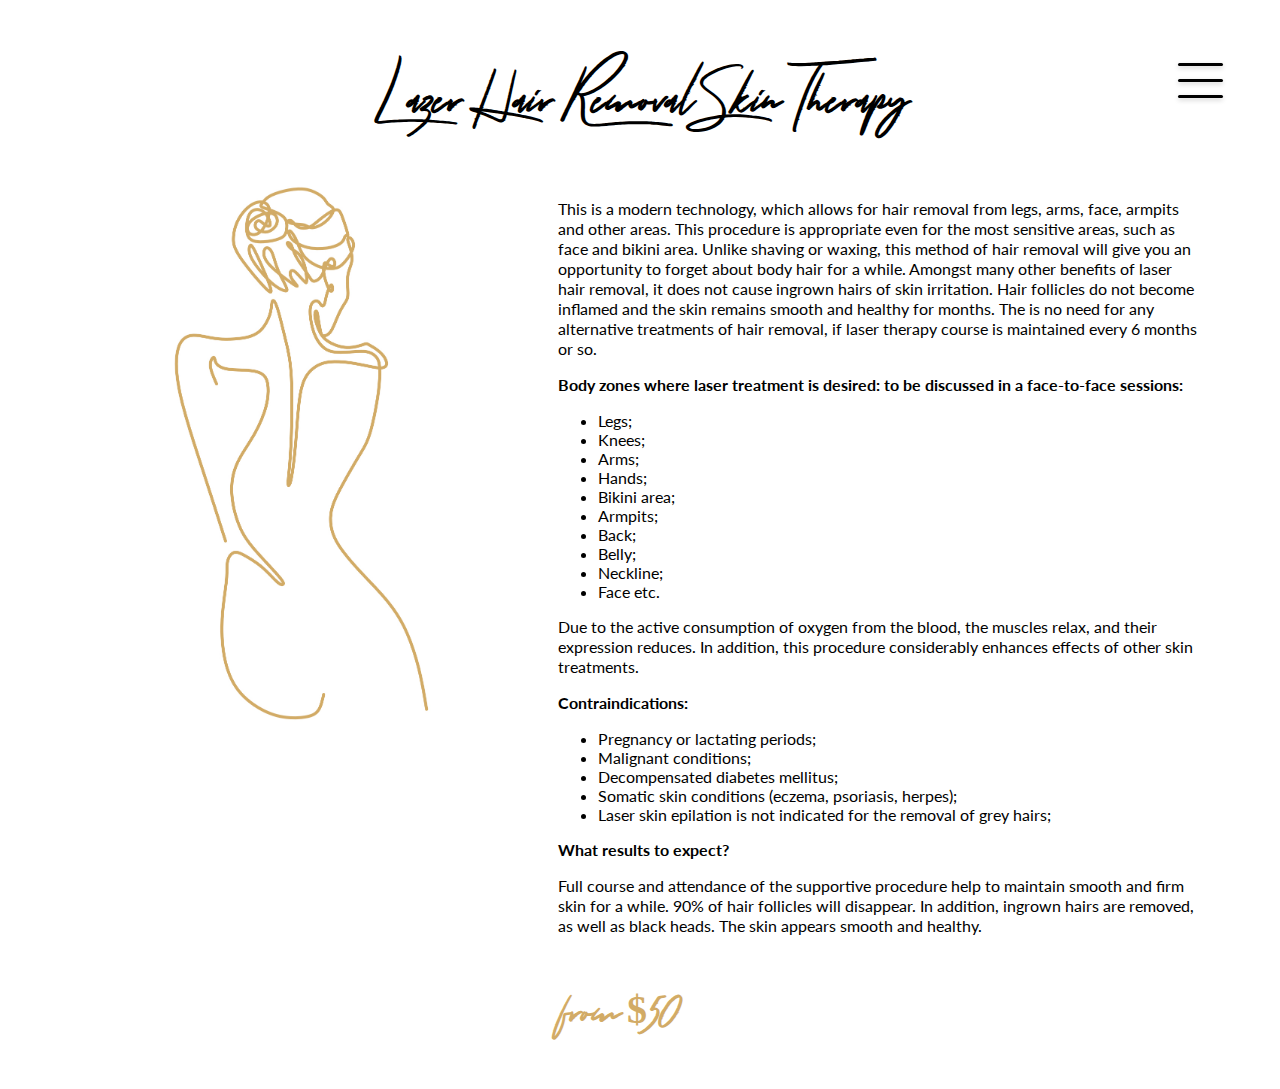
<file: Services/lazer_hair_removal.html>
<!DOCTYPE html>
<html lang="en">
<head>
    <meta charset="UTF-8">
    <meta http-equiv="X-UA-Compatible" content="IE=edge">
    <meta name="viewport" content="width=device-width, initial-scale=1.0">
    <link rel="preconnect" href="https://fonts.googleapis.com"> 
    <link rel="preconnect" href="https://fonts.gstatic.com" crossorigin> 
    <link href="https://fonts.googleapis.com/css2?family=Lato:wght@300;400&display=swap" rel="stylesheet">
    <link rel="stylesheet" href="../navigation.css">
    <link rel="stylesheet" href="services.css">
    <title>Services</title>
</head>
<body>
    <div id="menu-bar">
        <div class="navbar-links">
            <ul>
               <li><a href="../index.html" class="text-decoration-none"><h2>HOME</h2></a></li>
               <hr>
               <li><a href="../about.html" class="text-decoration-none"><h2>ABOUT ME</h2></a></li>
               <hr>
               <li><a href="../services.html" class="text-decoration-none"><h2 id="current-page-link">SERVICES</h2></a></li>
               <hr>
               <li><a href="../results.html" class="text-decoration-none"><h2>RESULTS</h2></a></li>
               <hr>
               <li><a href="../contact_me.html" class="text-decoration-none"><h2>CONTACT<span> ME</span></h2></a></li>
            </ul>
         </div>
    </div>
    <h1 class="h1-padding">Lazer Hair Removal Skin Therapy</h1>
    <div class="menu-btn">
        <div class="menu-btn_shape"></div>
    </div>
    <script src="../main.js"></script>
    <div id="container">
        <img src="services_images/lazer_hair_removal.jpg">
        <div class="text">
            <h2 class="price-phone">from $50</h2>
            <p>This is a modern technology, which allows for hair removal from legs, arms,
                face, armpits and other areas. This procedure is appropriate even for the most
                sensitive areas, such as face and bikini area. Unlike shaving or waxing, this
                method of hair removal will give you an opportunity to forget about body hair
                for a while. Amongst many other benefits of laser hair removal, it does not
                cause ingrown hairs of skin irritation. Hair follicles do not become inflamed
                and the skin remains smooth and healthy for months. The is no need for any
                alternative treatments of hair removal, if laser therapy course is maintained
                every 6 months or so.</p>
                <p><b>Body zones where laser treatment is desired: to be discussed in a
                    face-to-face sessions:</b></p>
                <ul class="list">
                    <li>
                        Legs;
                    </li>
                    <li>
                        Knees;
                    </li>
                    <li>
                        Arms;
                    </li>
                    <li>
                        Hands;
                    </li>
                    <li>
                        Bikini area;
                    </li>
                    <li>
                        Armpits;
                    </li>
                    <li>
                        Back;
                    </li>
                    <li>
                        Belly;
                    </li>
                    <li>
                        Neckline;
                    </li>
                    <li>
                        Face etc.
                    </li>
                </ul>
                <p>Due to the active consumption of oxygen from the blood, the muscles relax, and
                    their expression reduces. In addition, this procedure considerably enhances
                    effects of other skin treatments.</p>
                <p><b>Contraindications:</b></p>
                <ul class="list">
                    <li>
                        Pregnancy or lactating periods;
                    </li>
                    <li>
                        Malignant conditions;
                    </li>
                    <li>
                        Decompensated diabetes mellitus;
                    </li>
                    <li>
                        Somatic skin conditions (eczema, psoriasis, herpes);
                    </li>
                    <li>
                        Laser skin epilation is not indicated for the removal of grey hairs;
                    </li>
                </ul>
                <p><b>What results to expect?</b></p>
                <p>Full course and attendance of the supportive procedure help to maintain
                    smooth and firm skin for a while. 90% of hair follicles will disappear. In addition,
                    ingrown hairs are removed, as well as black heads. The skin appears smooth
                    and healthy.</p>
            <h2 class="price-laptop">from $50</h2>
        </div>
    </div>
</body>
</html>
</file>
<file: navigation.css>
#menu-bar{
    display: none;
    position: fixed;
    top: 0;
    height: 100vh;
    width: 100%;
    background-color: white;
    z-index: 2;
    align-items: center;
    align-content: center;
    justify-content: space-around;
    text-align: center;
    align-items: center;
}
a{
    all: unset;
}
#current-page-link{
    color: black;
}
hr{
    background-color: #d2ab66;
    height: 2px;
    border: 0;
    width: 50%;
}
.navbar-links{
    width: 80%;
    margin: auto;
}
h2:hover{
    color: #d2ab66;
    text-decoration: none;
}
a h2{
    font-family: 'Lato', sans-serif;
    color: #7b7b7b;
    font-size: 2rem;
    font-weight: 350;
}
.navbar-links ul{
    padding: 0;
    list-style-type: none;
    position: relative;
    margin-top: 3rem;
}
.menu-btn{
    top: 40px;
    right: 40px;
    position: absolute;
    display: flex;
    justify-content: center;
    align-items: center;
    width: 80px;
    height: 80px;
    cursor: pointer;
    transition: all .5s ease-in-out;
}
.menu-btn_shape{
    width: 45px;
    height: 3px;
    background-color: black;
    border-radius: 5px;
    box-shadow: 0 2px 5px rgba(0, 0, 0, 0.2);
    transition: all .5s ease-in-out;
    z-index: 2;
}
.menu-btn_shape::before,
.menu-btn_shape::after{
    content: '';
    position: absolute;
    width: 45px;
    height: 3px;
    background-color: black;
    border-radius: 5px;
    box-shadow: 0 2px 5px rgba(0, 0, 0, 0.2);
    transition: all .5s ease-in-out;
}
.menu-btn_shape::before{
    transform: translateY(-16px);
}
.menu-btn_shape::after{
    transform: translateY(16px);
}

/* ANIMATION */

.menu-btn.open .menu-btn_shape{
    transform: translateX(-50px);
    background: transparent;
    box-shadow: none;
}
.menu-btn.open .menu-btn_shape::before{
    transform: rotate(45deg) translate(35px, -35px);
}
.menu-btn.open .menu-btn_shape::after{
    transform: rotate(-45deg) translate(35px, 35px);
}

@media screen and (max-width: 700px){
    .menu-btn{
        top: 1.3rem;
        right: 1rem;
    }
    .navbar-links ul{
        top: 1.8rem
    }
    .navbar-links li h2{
        padding: 0;
    }
    .navbar-links{
        width: 50%;
    }
    .menu-btn_shape{
        width: 35px;
    }
    .menu-btn_shape::before,
    .menu-btn_shape::after{
    width: 35px;
    }
    hr{
        width: 100%;
    }
    .menu-btn_shape::before{
        transform: translateY(-13px);
    }
    .menu-btn_shape::after{
        transform: translateY(13px);
    }
    .navbar-links ul{
        margin-top: 1rem;
    }
}
@media(max-width: 410px){
    span{
        display: none;
    }
}
</file>
<file: contact_me.css>
body{
    margin: 0;
}
.scroll{
    overflow: hidden;
}
h1{
    font-family: 'Lato', sans-serif;
    margin-top: 2.5rem;
    text-align: center;
    font-size: 2.5rem;
}
p{
    font-family: 'Lato', sans-serif;
    font-size: 1.1rem;
}
@font-face{
    font-family: 'tuesdayNight';
    src: url('TuesdayNight-Regular.otf');
}

/* ==========================ID=========================== */

/* ==========================CLASSES=========================== */
.contact{
    position: relative;
    min-height: 100vh;
    padding: 0px 100px;
    display: flex;
    justify-content: center;
    align-items: center;
    flex-direction: column;
    margin-bottom: 50px;
}
.contact .content{
    max-width: 800px;
    text-align: center;
}
.contact .content h2{
    margin: 0px;
    margin-top: 20px;
    font-family: 'tuesdayNight', sans-serif;
    font-size: 3rem;
    color: black;
}
.container{
    width: 100%;
    display: flex;
    justify-content: center;
    align-items: center;
    margin-top: 30px;
}
.container .contactInfo{
    width: 40%;
    display: flex;
    flex-direction: column;
}
.container .contactInfo .box{
    position: relative;
    padding: 20px 0;
    display: flex;
}
.container .contactInfo .box .icon{
    min-width: 60px;
    height: 60px;
    background-color: black;
    display: flex;
    justify-content: center;
    align-items: center;
    border-radius: 50%;
    font-size: 22px;
    color: white;
}
.container .contactInfo .box .text{
    display: flex;
    margin-left: 20px;
    color: black;
    flex-direction: column;
    font-weight: 2;
    font-weight: 300;
}
.container .contactInfo .box .text h3{
    font-weight: 400;
    color: black;
    font-family: 'Lato', sans-serif;
    font-size: 1.6rem;
    margin-top: 0;
    margin-bottom: 5px;
}
.contactForm{
    border: solid black 20px;
    width: 50%;
    display: flex;
    justify-content: center;
    align-items: center;
}
#secondmap{
    display: none;
}
.responsive-h1{
    margin-top: 40px;
}
.responsive-h1 h1{
    text-align: center;
    display: none;
    margin: 0;
}
.social-media{
    display: flex;
    justify-content: center;
    margin-top: 20px;
    margin-bottom: 60px;
}
.social-media a{
    display: flex;
    background: #d2ab66;
    height: 75px;
    width: 75px;
    margin: 0 15px;
    align-items: center;
    justify-content: center;
    text-decoration: none;
    box-shadow: 6px 6px 10px -1px rgba(0, 0, 0, 0.15),
                -6px -6px 10px -1px rgba(109, 109, 109, 0.4);
}
.social-media a i{
    font-size: 35px;
}
.social-media a:hover{
    box-shadow: inset 4px 4px 6px -1px rgba(0, 0, 0, 0.15),
                inset -4px -4px 6px -1px rgba(109, 109, 109, 0.4),
                -0.5px -0.5px 0px rgba(109, 109, 109, 0.4),
                0.5px 0.5px 0px rgba(0, 0, 0, 0.15),
                0px 12px 10px -10px rgba(0, 0, 0, 0.15);
    transform: translateY(2px);
}
/* .contactForm{
    width: 40%;
    padding: 40px;
    background: white;
}.contactForm h2{
    font-size: 30px;
    color: black;
    font-weight: 500;
    font-family: 'Lato', sans-serif;
}
.contactForm .inputBox{
    position: relative;
    width: 100%;
    margin-top: 10px;
}
.contactForm .inputBox input,
.contactForm .inputBox textarea{
    width: 100%;
    padding: 5px 0;
    font-size: 16px;
    margin: 10px 0;
    border: none;
    border-bottom: 2px solid black;
    outline: none;
    resize: none;
}
.contactForm .inputBox span{
    position: absolute;
    left: 0;
    padding: 5px 5px;
    font-size: 16px;
    margin: 10px 0;
    font-family: 'Lato', sans-serif;
    pointer-events: none;
    transition: 0.5s;
    color: #666;
}
.contactForm .inputBox input:focus ~ span,
.contactForm .inputBox input:valid ~ span,
.contactForm .inputBox textarea:focus ~ span,
.contactForm .inputBox textarea:valid ~ span{
    color: RED;
    font-size: 12px;
    transform: translateY(-20px);
}
.contactForm .inputBox input[type="submit"]{
    width: 100px;
    background: black;
    color: white;
    border: none;
    cursor: pointer;
	font-family: 'Lato';
	font-size:1.2rem;
	padding:9px 23px;
	text-decoration:none;
    border: solid black;
    font-weight: 200;
}*/
@media (max-width:900px){
    .contact{
        padding: 0px;
        width: 100%;
        margin-bottom: 0;
    }
    .container{
        flex-direction: column;
    }
    .container .contactInfo{
        margin-bottom: 40px;
    }
    .box{
        margin: 0 20px;
    }
    .container .contactInfo,
    .contactForm{
        width: 100%;
        border: none;
    }
    .contactForm{
        border-top: solid black 20px;
    }
    #secondmap{
        width: 100%;
        display: block;
    }
    iframe{
        width: 100%;
        height: 200px;
    }
    p{
        padding:0 40px;
    }
    .text p{
        font-size: 1rem;
        padding: 0;
    }
}
@media (max-width:720px){
    h1{
        display: none;
    }
    .responsive-h1 h1{
        display: block;
    }
    .social-media a{
        height: 60px;
        width: 60px;
        margin: 0 10px;
    }
    .social-media a i{
        font-size: 25px;
    }
    .contact .content h2{
        font-size: 2.5rem;
    }
}
@media (max-width:290px){
    .responsive-h1 h1{
        font-size: 1.6rem;
    }
}
</file>
<file: services.css>
body{
    margin: 0;
}
h2, h3{
    color: black;
    font-family: 'tuesdayNight';
    text-align: center;
}
@font-face{
    font-family: 'tuesdayNight';
    src: url('TuesdayNight-Regular.otf');
}
h1{
    font-family: 'Lato', sans-serif;
    margin-top: 2.5rem;
    text-align: center;
}
h2{
    font-size: 3rem;
}
h3{
    font-size: 3rem;
    margin-top: 15px;
    text-align: left;
    padding-left: 260px;
}
p{
    font-family: 'Lato', sans-serif;
    font-size: 1.1rem;
    margin-top:40px;
    text-align: center;
    padding: 0 300px;
}
/* ==========================CLASS=========================== */
.scroll{
    overflow: hidden;
}
.myButton {
	background-color:#000000;
	display:inline-block;
	cursor:pointer;
	color:#ffffff;
	font-family: 'Lato';
	font-size:1.2rem;
	font-weight:bold;
	padding:9px 23px;
	text-decoration:none;
    border: solid black;
    font-weight: 200;
}
.myButton:hover {
	background-color: #404040;
    border: solid #404040;
}
.myButton:active {
	position:relative;
	top:1px;
}
.wrapper{
    display: flex;
    justify-content: center;
    align-items: center;
    flex-direction: column;
    background: #ffffff;
}
.content-box{
    display: flex;
    justify-content: space-between;
    flex-wrap: wrap;
    width: 1000px;
    margin-top: 30px;
}
.card{
    min-height: 220px;
    width: 320px;
    padding: 30px;
    border-radius: 0px;
    display: flex;
    justify-content: flex-end;
    align-items: center;
    flex-direction: column;
    margin: 10px 4px;
    box-shadow: 0px 15px 20px rgba(0, 0, 0, 0.15);
    border: 0;
    transition: 0.2s;
}
.card:hover{
    cursor: pointer;
}
.card h2{
    font-family: 'Lato', sans-serif;
    font-size: 1.8rem;
    font-weight: 300;
    text-align: center;
    margin: 0;
}
.content-box a{
    all: unset;
    text-decoration: none;
}
.content-box a h2{
    color: #000000;
}

.list h2{
    font-family: 'Lato', sans-serif;
    font-size: 1.8rem;
    font-weight: 300;
    margin: 0;
}
.list h2:hover{
    color: #000000;
}
.card h2:hover{
    color: #000000;
}
.list{
    display: flex;
    justify-content: center;
}
.service-row{
    display: flex;
    justify-content: flex-end;
    text-align: center;
    align-items: center;
    align-content: center;
    width: 100%;
    margin-right: 20%;
}
/* ==========================CARD HOVER=========================== */
.first{
    background: linear-gradient(0deg, rgba(255, 255, 255, 1) 20%, rgba(255, 255, 255, 0.1) 80%), url("services_chart_images/facialcleansingbw.jpg");
    background-repeat: no-repeat;
    background-size: cover;
}
.first:hover{
    background: linear-gradient(0deg, rgba(255, 255, 255, 1) 20%, rgba(255, 255, 255, 0) 80%), url("services_chart_images/facialcleansing.jpg");
    background-repeat: no-repeat;
    background-size: cover;
}
.second{
    background: linear-gradient(0deg, rgba(255, 255, 255, 1) 20%, rgba(255, 255, 255, 0) 80%), url("services_chart_images/peelingbw.jpg");
    background-repeat: no-repeat;
    background-size: cover;
}
.second:hover{
    background: linear-gradient(0deg, rgba(255, 255, 255, 1) 20%, rgba(255, 255, 255, 0) 80%), url("services_chart_images/peeling.jpg");
    background-repeat: no-repeat;
    background-size: cover;
}
.third{
    background: linear-gradient(0deg, rgba(255, 255, 255, 1) 20%, rgba(255, 255, 255, 0) 80%), url("services_chart_images/treatmentsbw.jpg");
    background-repeat: no-repeat;
    background-size: cover;
}
.third:hover{
    background: linear-gradient(0deg, rgba(255, 255, 255, 1) 20%, rgba(255, 255, 255, 0) 80%), url("services_chart_images/treatments.jpg");
    background-repeat: no-repeat;
    background-size: cover;
}
.forth{
    background: linear-gradient(0deg, rgba(255, 255, 255, 1) 20%, rgba(255, 255, 255, 0) 80%), url("services_chart_images/spabw.jpg");
    background-repeat: no-repeat;
    background-size: cover;
}
.forth:hover{
    background: linear-gradient(0deg, rgba(255, 255, 255, 1) 20%, rgba(255, 255, 255, 0) 80%), url("services_chart_images/spa.jpg");
    background-repeat: no-repeat;
    background-size: cover;
}
.fifth{
    background: linear-gradient(0deg, rgba(255, 255, 255, 1) 20%, rgba(255, 255, 255, 0) 80%), url("services_chart_images/liftingbw.jpg");
    background-repeat: no-repeat;
    background-size: cover;
}
.fifth:hover{
    background: linear-gradient(0deg, rgba(255, 255, 255, 1) 20%, rgba(255, 255, 255, 0) 80%), url("services_chart_images/lifting.jpg");
    background-repeat: no-repeat;
    background-size: cover;
}
.sixth{
    background: linear-gradient(0deg, rgba(255, 255, 255, 1) 20%, rgba(255, 255, 255, 0) 80%), url("services_chart_images/bodybw.jpg");
    background-repeat: no-repeat;
    background-size: cover;
}
.sixth:hover{
    background: linear-gradient(0deg, rgba(255, 255, 255, 1) 20%, rgba(255, 255, 255, 0) 80%), url("services_chart_images/body.jpg");
    background-repeat: no-repeat;
    background-size: cover;
}
/* ==========================BUTTON=========================== */
.myButton {
	background-color:#000000;
	display:inline-block;
	cursor:pointer;
	color:#ffffff;
	font-family: 'Lato';
	font-size:1.2rem;
	font-weight:bold;
	padding:9px 23px;
	text-decoration:none;
    border: solid black;
    font-weight: 200;
    margin-left: 30px;
}
.myButton:hover {
	background-color: #404040;
    border: solid #404040;
}
.myButton:active {
	position:relative;
	top:1px;
}
/* ==========================ID=========================== */
/* ==========================RESPONSIVE CLASSES=========================== */
@media screen and (max-width: 650px){
    h2{
        font-size: 2rem;
    }
    h3{
        font-size: 2.6rem;
    }
    .card{
        min-width:300px;
        margin: 10px auto;
    }
}
@media screen and (max-width: 991px){
    h1{
        width: 50%;
        margin-left: auto;
        margin-right: auto;
    }
    .wrapper{
        padding: 25px;
    }
    .content-box{
        flex-direction: column;
        width: 100%;
    }
    .card{
        min-width:300px;
        margin: 10px auto;
    }
    }
.h1-padding{
    margin-left: 30px;
    }
@media screen and (max-width: 1050px){
    .service-row{
        display: block;
        margin: 0;
        text-align: left;
        margin-left: 20px;
    }
    .list-hr{
        width: 80%;
    }
    .list h2{
        text-align: left;
    }
    .myButton{
        margin-left: 0;
        margin-top: 10px;
    }
}
@media(max-width:991px){
    .card{
        pointer-events: none;
    }
    .first{
        background: linear-gradient(0deg, rgba(255, 255, 255, 1) 20%, rgba(255, 255, 255, 0) 80%), url("services_chart_images/facialcleansing.jpg");
        background-repeat: no-repeat;
        background-size: cover;
    }
    .second{
        background: linear-gradient(0deg, rgba(255, 255, 255, 1) 20%, rgba(255, 255, 255, 0) 80%), url("services_chart_images/peeling.jpg");
        background-repeat: no-repeat;
        background-size: cover;
    }
    .third{
        background: linear-gradient(0deg, rgba(255, 255, 255, 1) 20%, rgba(255, 255, 255, 0) 80%), url("services_chart_images/treatments.jpg");
        background-repeat: no-repeat;
        background-size: cover;
    }
    .forth{
        background: linear-gradient(0deg, rgba(255, 255, 255, 1) 20%, rgba(255, 255, 255, 0) 80%), url("services_chart_images/spa.jpg");
        background-repeat: no-repeat;
        background-size: cover;
    }
    .fifth{
        background: linear-gradient(0deg, rgba(255, 255, 255, 1) 20%, rgba(255, 255, 255, 0) 80%), url("services_chart_images/lifting.jpg");
        background-repeat: no-repeat;
        background-size: cover;
    }
    .sixth{
        background: linear-gradient(0deg, rgba(255, 255, 255, 1) 20%, rgba(255, 255, 255, 0) 80%), url("services_chart_images/body.jpg");
        background-repeat: no-repeat;
        background-size: cover;
    }
    p{
        padding: 0 50px;
        font-size: 1rem;
    }
    h3{
        text-align: center;
        padding-left: 0;
    }
}
</file>
<file: Services/services.css>
body{
    margin: 0;
}
.scroll{
    overflow: hidden;
}
@font-face{
    font-family: 'tuesdayNight';
    src: url('../TuesdayNight-Regular.otf');
}
.p-padding{
    padding-left: 30px;
}
h1{
    font-family: 'tuesdayNight';
    margin-top: 3rem;
    text-align: center;
    font-size: 3rem;
}
.price-laptop{
    font-family: 'tuesdayNight';
    color: #d2ab66;
    text-align: left;
    font-size: 2.5rem;
}
.price-phone{
    display: none;
}
#container{
    text-align: center;
    background-color: white;
    width: 100%;
    display: flex;
    align-content: center;
    justify-content: center;
    flex-wrap: wrap;
}
div .text{
    width: 50%;
    padding-right: 5%;
}
p{
    text-align: left;
    font-family: 'Lato';
    line-height: 20px;
}
.list li{
    text-align: left;
    font-family: 'Lato';
}
img{
    height: 60vh;
}
/* ==========================ID=========================== */
@media screen and (max-width: 1000px){
    h1{
        margin-top: 1.5rem;
        font-size: 2.3rem;
    }
    .h1-padding{
        font-size: 2rem;
        width: 80%;
    }
    div .text{
        width: 80%;
        margin-top: 35px;
    }
    img{
        height: 40vh;
    }
    .price-laptop{
        display: none;
    }
    .price-phone{
        display: block;
        font-family: 'tuesdayNight';
        color: #d2ab66;
        text-align: left;
        font-size: 2rem;
        margin: 0;
    }
    .h1-padding-right{
        padding-right: 70px;
    }
}
</file>
